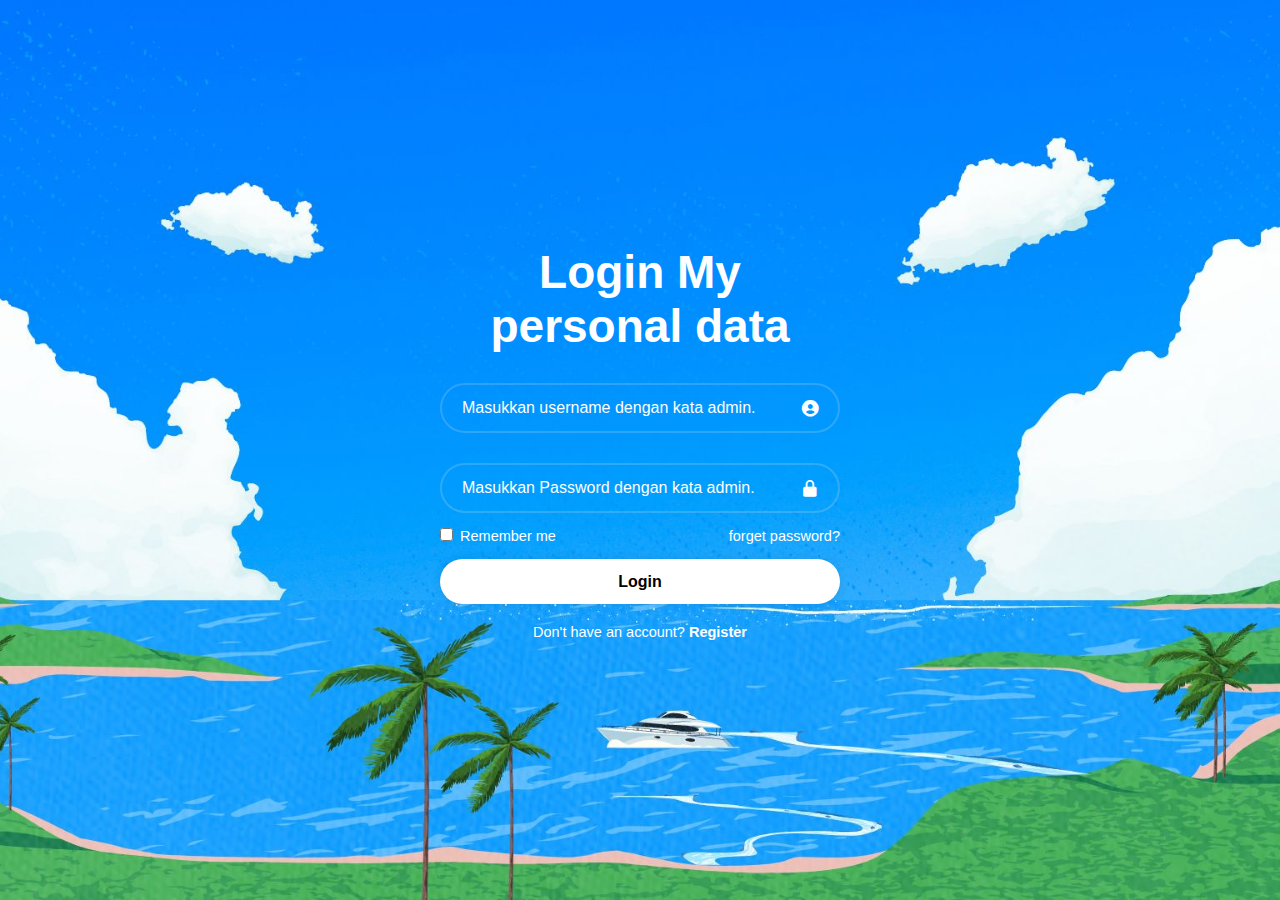
<file: index.html>
<!DOCTYPE html>
<html lang="en">
  <head>
    <meta charset="UTF-8" />
    <meta name="viewport" content="width=device-width, initial-scale=1.0" />
    <title>My personal data.</title>
    <link rel="stylesheet" href="style.css" />
    <link href="https://unpkg.com/boxicons@2.1.4/css/boxicons.min.css" rel="stylesheet" />
    <link rel="shortcut icon" href="/img/profile.jpg" type="image/x-icon" />
  </head>
  <body>
    <div class="wrapper">
      <form id="loginForm">
        <h1>Login My personal data </h1>
        <div class="input-box">
          <input type="text" id="username" placeholder="Masukkan username dengan kata admin." required />
          <i class="bx bxs-user-circle"></i>
        </div>
        <div class="input-box">
          <input type="password" id="password" placeholder="Masukkan Password dengan kata admin." required />
          <i class="bx bxs-lock-alt"></i>
        </div>
        <div class="remember-forgot">
          <label> <input type="checkbox" /> Remember me </label>
          <a href="#">forget password?</a>
        </div>
        <button type="button" class="btn" id="loginButton">Login</button>
        <div class="register-link">
          <p>Don't have an account? <a href="#">Register</a></p>
        </div>
      </form>
    </div>
    <script src="script.js"></script>
  </body>
</html>
</file>
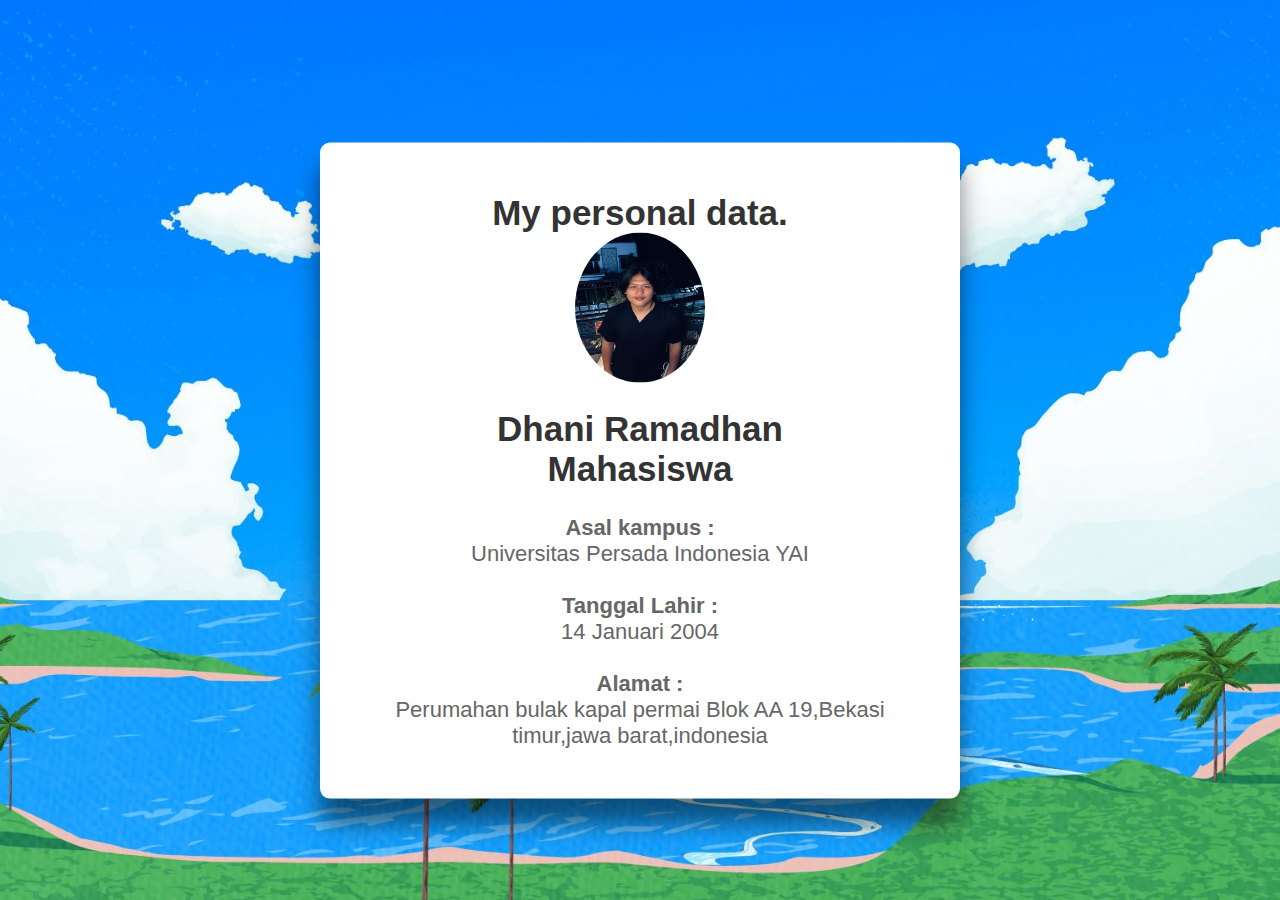
<file: next_page.html>
<!DOCTYPE html>
<html lang="en">
  <head>
    <meta charset="UTF-8" />
    <meta name="viewport" content="width=device-width, initial-scale=1.0" />
    <link rel="stylesheet" href="style.css" />
    <title>My personal data.</title>
    <link rel="shortcut icon" href="/img/profile.jpg" type="image/x-icon" />
  </head>
  <body>
    <div class="fContainer">
      <nav class="wrapper">
        <div class="brand">
        </div>
      </nav>
    </div>
    <div class="content">
      <div class="profile-container">
        <h2>My personal data.</h2>
        <div class="profile-content">
          <img src="profile saya.jpg" alt="Profile Picture" />
          <h2>Dhani Ramadhan</h2>
          <h2>Mahasiswa</h2>
          <p>
          <br /><strong>Asal kampus :<br /></strong>Universitas Persada Indonesia YAI 
        </p>
          <p>
            <br /><strong>Tanggal Lahir :<br /> </strong> 14 Januari 2004
          </p>
          <p>
            <br /><strong>Alamat :<br /></strong> Perumahan bulak kapal permai Blok AA 19,Bekasi timur,jawa barat,indonesia
          <p>
            
          </p>
        </div>
      </div>
    </div>
  </body>
</html>
</file>
<file: style.css>
* {
  margin: 0;
  padding: 0;
  box-sizing: border-box;
  font-family: "poppins", sans-serif;
}

body {
  display: flex;
  justify-content: center;
  align-items: center;
  min-height: 100vh;
  background: url("Background.jpg") no-repeat;
  background-size: cover;
  background-position: center;
}

.wrapper {
  width: 480px;
  background: transparent;
  color: white;
  border-radius: 10px;
  padding: 30px 40px;
}

.wrapper h1 {
  font-size: 46px;
  text-align: center;
}

.wrapper .input-box {
  position: relative;
  width: 100%;
  height: 50px;
  margin: 30px 0;
}

.input-box input {
  width: 100%;
  height: 100%;
  background: transparent;
  border: none;
  outline: none;
  border: 2px solid rgba(232, 232, 232, 0.2);
  border-radius: 40px;
  font-size: 16px;
  color: #fff;
  padding: 20px 45px 20px 20px;
}

.input-box input::placeholder {
  color: #fff;
}

.input-box i {
  position: absolute;
  right: 20px;
  top: 50%;
  transform: translateY(-50%);
  font-size: 20px;
}

.wrapper .remember-forgot {
  display: flex;
  justify-content: space-between;
  font-size: 14.5px;
  margin: -15px 0 15px;
}

.remember-forgot label input {
  accent-color: #fff;
  margin-right: 3px;
}

.remember-forgot a {
  color: #fff;
  text-decoration: none;
}

.remember-forgot a:hover {
  text-decoration: underline;
}

.wrapper .btn {
  width: 100%;
  height: 45px;
  background: #fff;
  border: none;
  outline: none;
  border-radius: 40px;
  box-shadow: 0 0 10px rgba(0, 0, 0, 0.1);
  cursor: pointer;
  font-size: 16px;
  color: black;
  font-weight: 600;
}

.wrapper .register-link {
  font-size: 14.5px;
  text-align: center;
  margin: 20px 0 15px;
}

.register-link p a {
  color: #fff;
  text-decoration: none;
  font-weight: 600;
}

.register-link p a:hover {
  text-decoration: underline;
}

/* css next_page */

*,
html,
body {
  margin: 0;
  padding: 0;
  font-family: "Roboto", sans-serif;
}

.fContainer {
  display: flex;
  width: 100%;
  height: 100vh;
  background: src
}


.brand {
  display: flex;
  flex-direction: row;
  font-size: 3px;
  padding: 15px;
}

.content {
  position: absolute; /* Setel posisi absolut */
  top: 45%; /* Tempatkan di tengah vertikal */
  left: 50%; /* Tempatkan di tengah horizontal */
  transform: translate(-50%, -40%); /* Pusatkan secara horizontal dan vertikal */
  background-color: #ffffff; /* Warna background putih */
  box-shadow: 0 25px 25px 0 rgba(2, 2, 2, 0.5);
  padding: 50px;
  border-radius: 10px;
  
}
@keyframes backgroundAnimation {
  0% {
    background-position: 0% 0%;
  }
  50% {
    background-position: 100% 100%;
  }
  100% {
    background-position: 0% 0%;
  }
}

body {
  display: flex;
  justify-content: center;
  align-items: center;
  min-height: 100vh;
  background: url("Background.jpg") no-repeat;
  background-size: cover;
  background-position: center;
  animation: backgroundAnimation 15s ease infinite; /* Menambahkan animasi */
}
.profile-container h2 {
  font-size: 35px;
  text-align: center;
  color: #333;
}

.profile-content {
  font-size: 22px;
  text-align: center;
}

.profile-content img {
  width: 130px;
  height: 150px;
  border-radius: 50%;
  margin-bottom: 20px;
}

.profile-content p {
  color: #666;
}
</file>
